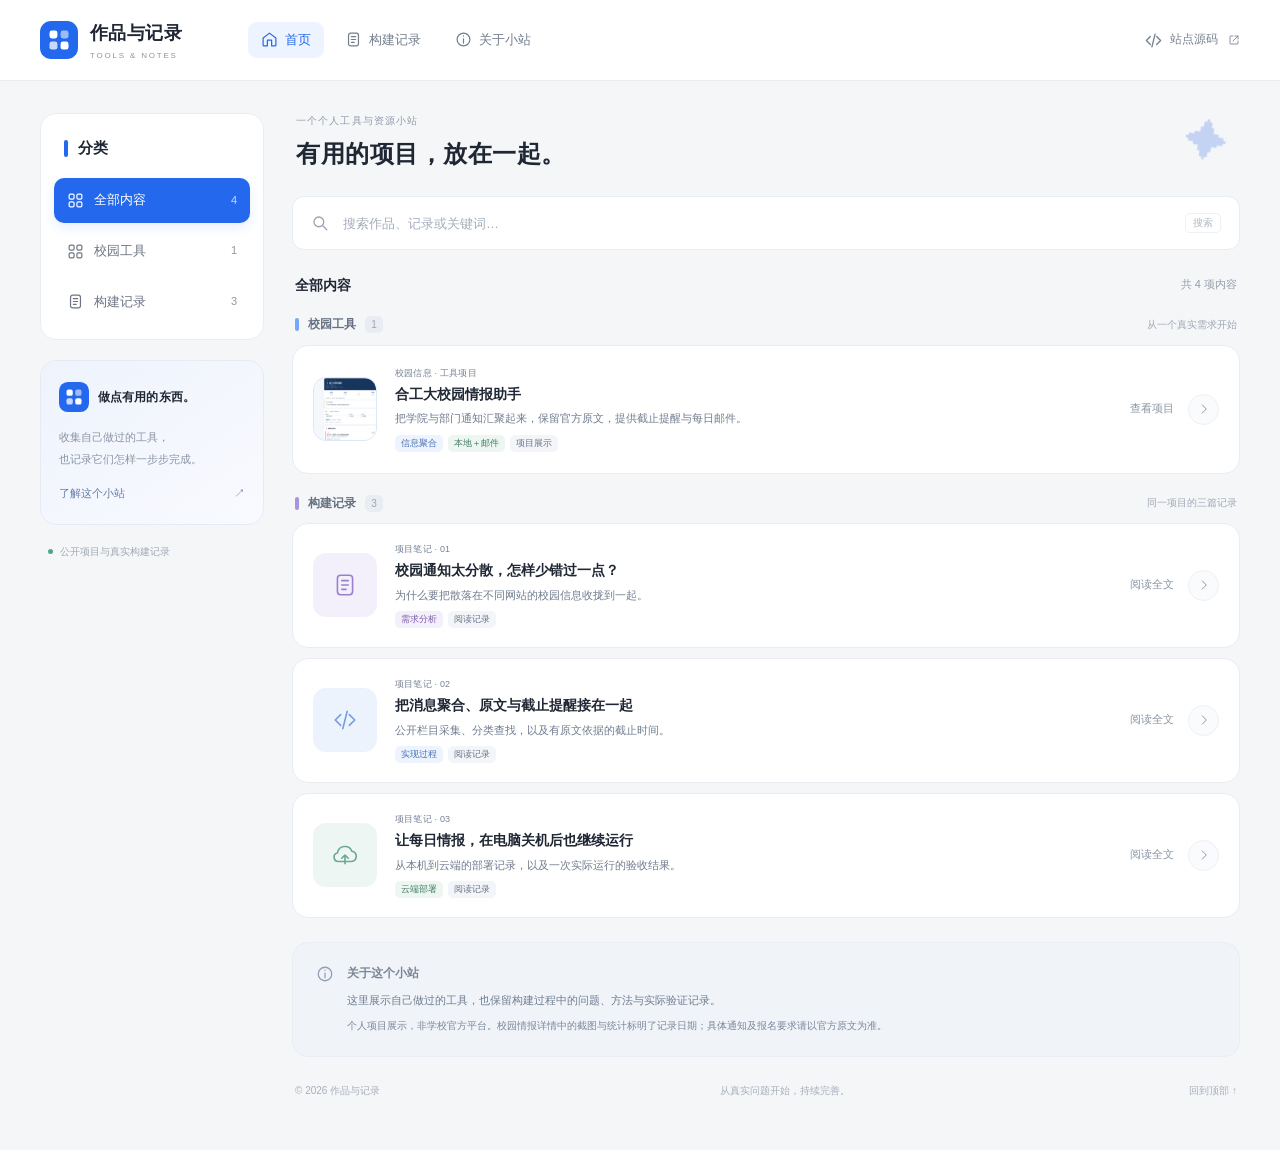
<file: index.html>
<!doctype html>
<html lang="zh-CN">
<head>
  <meta charset="utf-8">
  <meta name="viewport" content="width=device-width, initial-scale=1">
  <meta name="description" content="作品与记录：浏览合工大校园情报助手及其构建记录，按分类和关键词查找真实项目内容。">
  <meta name="theme-color" content="#f5f6f8">
  <title>作品与记录 · 工具与资源</title>
  <link rel="canonical" href="https://champo6767star.cfd/">
  <link rel="icon" href="mark.svg?v=20261022-list" type="image/svg+xml">
  <link rel="stylesheet" href="styles.css?v=20261022-list">
  <script src="app.js?v=20261022-list" defer></script>
</head>
<body id="top">
  <svg class="icon-definitions" aria-hidden="true" xmlns="http://www.w3.org/2000/svg">
    <symbol id="i-home" viewBox="0 0 24 24"><path d="m3 10 9-7 9 7v10a1 1 0 0 1-1 1h-5v-8H9v8H4a1 1 0 0 1-1-1Z"/></symbol>
    <symbol id="i-grid" viewBox="0 0 24 24"><rect x="3" y="3" width="7" height="7" rx="2"/><rect x="14" y="3" width="7" height="7" rx="2"/><rect x="3" y="14" width="7" height="7" rx="2"/><rect x="14" y="14" width="7" height="7" rx="2"/></symbol>
    <symbol id="i-note" viewBox="0 0 24 24"><rect x="5" y="3" width="14" height="18" rx="3"/><path d="M9 8h6M9 12h6M9 16h4"/></symbol>
    <symbol id="i-search" viewBox="0 0 24 24"><circle cx="10.5" cy="10.5" r="6.5"/><path d="m16 16 5 5"/></symbol>
    <symbol id="i-arrow" viewBox="0 0 24 24"><path d="m9 5 7 7-7 7"/></symbol>
    <symbol id="i-external" viewBox="0 0 24 24"><path d="M14 4h6v6M20 4 10 14M10 4H5a1 1 0 0 0-1 1v14a1 1 0 0 0 1 1h14a1 1 0 0 0 1-1v-5"/></symbol>
    <symbol id="i-cloud" viewBox="0 0 24 24"><path d="M6 18a4 4 0 0 1-1-7.9 7 7 0 0 1 13.4-1.6A4.8 4.8 0 0 1 18 18Z"/><path d="M12 20v-8m-3 3 3-3 3 3"/></symbol>
    <symbol id="i-info" viewBox="0 0 24 24"><circle cx="12" cy="12" r="9"/><path d="M12 11v6m0-10v.1"/></symbol>
    <symbol id="i-code" viewBox="0 0 24 24"><path d="m8 7-5 5 5 5m8-10 5 5-5 5M14 4l-4 16"/></symbol>
  </svg>
  <a class="skip-link" href="#main">跳至正文</a>
  <header class="site-header"><div class="header wrap">
    <a class="brand" href="index.html" aria-label="作品与记录 首页"><img src="mark.svg?v=20261022-list" width="38" height="38" alt=""><span>作品与记录<small>TOOLS &amp; NOTES</small></span></a>
    <button class="menu-toggle" type="button" aria-controls="navigation" aria-expanded="false" aria-label="展开导航"><span></span><span></span></button>
    <nav id="navigation" aria-label="主导航"><a class="nav-active" href="index.html" aria-current="page"><svg class="icon" aria-hidden="true"><use href="#i-home"/></svg>首页</a><a href="#notes" data-show-category="notes"><svg class="icon" aria-hidden="true"><use href="#i-note"/></svg>构建记录</a><a href="#about"><svg class="icon" aria-hidden="true"><use href="#i-info"/></svg>关于小站</a></nav>
    <a class="source-link" href="https://github.com/chuanmupu/personal-portfolio" target="_blank" rel="noopener noreferrer"><svg class="icon" aria-hidden="true"><use href="#i-code"/></svg>站点源码<svg class="icon external-icon" aria-hidden="true"><use href="#i-external"/></svg></a>
  </div></header>
  <div class="site-layout wrap">
    <aside class="sidebar" aria-label="内容分类">
      <div class="category-panel"><h2 class="sidebar-title"><span></span>分类</h2><div class="category-list" role="group" aria-label="筛选内容分类">
        <button class="category-button is-active" type="button" data-category-filter="all" data-category-name="全部内容" aria-pressed="true"><svg class="icon" aria-hidden="true"><use href="#i-grid"/></svg><span>全部内容</span><span class="category-count">4</span></button>
        <button class="category-button" type="button" data-category-filter="tools" data-category-name="校园工具" aria-pressed="false"><svg class="icon" aria-hidden="true"><use href="#i-grid"/></svg><span>校园工具</span><span class="category-count">1</span></button>
        <button class="category-button" type="button" data-category-filter="notes" data-category-name="构建记录" aria-pressed="false"><svg class="icon" aria-hidden="true"><use href="#i-note"/></svg><span>构建记录</span><span class="category-count">3</span></button>
      </div></div>
      <div class="sidebar-about"><div class="mini-brand"><img src="mark.svg?v=20261022-list" width="32" height="32" alt=""><strong>做点有用的东西。</strong></div><p>收集自己做过的工具，<br>也记录它们怎样一步步完成。</p><a href="#about">了解这个小站 <span aria-hidden="true">↗</span></a></div>
      <div class="sidebar-status"><span class="status-dot"></span>公开项目与真实构建记录</div>
    </aside>
    <main id="main" data-catalog>
      <div class="catalog-intro"><div><p class="overline">一个个人工具与资源小站</p><h1>有用的项目，放在一起。</h1></div><span class="intro-mark" aria-hidden="true">✦</span></div>
      <div class="search-box"><svg class="icon" aria-hidden="true"><use href="#i-search"/></svg><label class="sr-only" for="catalog-search">搜索作品或记录</label><input id="catalog-search" type="search" placeholder="搜索作品、记录或关键词…" autocomplete="off" spellcheck="false"><button id="clear-search" type="button" aria-label="清除搜索" hidden>清除</button><span class="search-hint">搜索</span></div>
      <div class="catalog-toolbar"><h2 id="catalog-title">全部内容</h2><span id="result-count" role="status" aria-live="polite" aria-atomic="true">共 4 项内容</span></div>
      <section class="catalog-group" data-catalog-group="tools" id="work" aria-labelledby="tools-title">
        <div class="group-heading"><h2 id="tools-title"><span class="group-marker blue"></span>校园工具 <span data-group-count>1</span></h2><span>从一个真实需求开始</span></div>
        <article class="catalog-row project-row" data-catalog-item data-category="tools" data-item-id="campus" data-search="HFUT 合工大 合肥工业大学 校园 情报 通知 学院 截止 日期 报名 邮件 Python SQLite 云端">
          <a class="row-main" href="project-campus.html"><div class="row-thumbnail"><img src="campus-desktop.png" width="76" height="76" alt="校园情报助手界面缩略图"></div><div class="row-content"><p class="row-category">校园信息 · 工具项目</p><h3>合工大校园情报助手</h3><p class="row-description">把学院与部门通知汇聚起来，保留官方原文，提供截止提醒与每日邮件。</p><div class="row-tags"><span class="pill blue-pill">信息聚合</span><span class="pill green-pill">本地＋邮件</span><span class="pill">项目展示</span></div></div><div class="row-action"><span>查看项目</span><span class="arrow-circle"><svg class="icon" aria-hidden="true"><use href="#i-arrow"/></svg></span></div></a>
        </article>
      </section>
      <section class="catalog-group" data-catalog-group="notes" id="notes" aria-labelledby="notes-title">
        <div class="group-heading"><h2 id="notes-title"><span class="group-marker violet"></span>构建记录 <span data-group-count>3</span></h2><span>同一项目的三篇记录</span></div>
        <article class="catalog-row" data-catalog-item data-category="notes" data-item-id="problem-note" data-search="需求 发现问题 校园 信息 分散 查找 原文"><a class="row-main" href="project-campus.html#problem"><span class="note-thumbnail violet-bg"><svg class="icon" aria-hidden="true"><use href="#i-note"/></svg></span><div class="row-content"><p class="row-category">项目笔记 · 01</p><h3>校园通知太分散，怎样少错过一点？</h3><p class="row-description">为什么要把散落在不同网站的校园信息收拢到一起。</p><div class="row-tags"><span class="pill violet-pill">需求分析</span><span class="pill">阅读记录</span></div></div><div class="row-action"><span>阅读全文</span><span class="arrow-circle"><svg class="icon" aria-hidden="true"><use href="#i-arrow"/></svg></span></div></a></article>
        <article class="catalog-row" data-catalog-item data-category="notes" data-item-id="approach-note" data-search="实现 采集 分类 筛选 官方 原文 时间 截止 提醒"><a class="row-main" href="project-campus.html#approach"><span class="note-thumbnail blue-bg"><svg class="icon" aria-hidden="true"><use href="#i-code"/></svg></span><div class="row-content"><p class="row-category">项目笔记 · 02</p><h3>把消息聚合、原文与截止提醒接在一起</h3><p class="row-description">公开栏目采集、分类查找，以及有原文依据的截止时间。</p><div class="row-tags"><span class="pill blue-pill">实现过程</span><span class="pill">阅读记录</span></div></div><div class="row-action"><span>阅读全文</span><span class="arrow-circle"><svg class="icon" aria-hidden="true"><use href="#i-arrow"/></svg></span></div></a></article>
        <article class="catalog-row" data-catalog-item data-category="notes" data-item-id="cloud-note" data-search="云端 服务器 阿里云 关机 持续 运行 部署 自动 08:00"><a class="row-main" href="project-campus.html#delivery"><span class="note-thumbnail green-bg"><svg class="icon" aria-hidden="true"><use href="#i-cloud"/></svg></span><div class="row-content"><p class="row-category">项目笔记 · 03</p><h3>让每日情报，在电脑关机后也继续运行</h3><p class="row-description">从本机到云端的部署记录，以及一次实际运行的验收结果。</p><div class="row-tags"><span class="pill green-pill">云端部署</span><span class="pill">阅读记录</span></div></div><div class="row-action"><span>阅读全文</span><span class="arrow-circle"><svg class="icon" aria-hidden="true"><use href="#i-arrow"/></svg></span></div></a></article>
      </section>
      <section class="empty-state" id="catalog-empty" aria-label="搜索结果为空" hidden><span class="empty-icon"><svg class="icon" aria-hidden="true"><use href="#i-search"/></svg></span><h2>暂时没有找到相关内容</h2><p>换一个关键词，或者返回全部内容看看。</p><button class="button primary" id="reset-catalog" type="button">查看全部内容</button></section>
      <section class="about-card" id="about" aria-labelledby="about-title"><span class="about-icon"><svg class="icon" aria-hidden="true"><use href="#i-info"/></svg></span><div><h2 id="about-title">关于这个小站</h2><p>这里展示自己做过的工具，也保留构建过程中的问题、方法与实际验证记录。</p><p class="small-note">个人项目展示，非学校官方平台。校园情报详情中的截图与统计标明了记录日期；具体通知及报名要求请以官方原文为准。</p></div></section>
      <footer class="catalog-footer"><span>© 2026 作品与记录</span><span>从真实问题开始，持续完善。</span><a href="#top">回到顶部 ↑</a></footer>
    </main>
  </div>
</body>
</html>
</file>
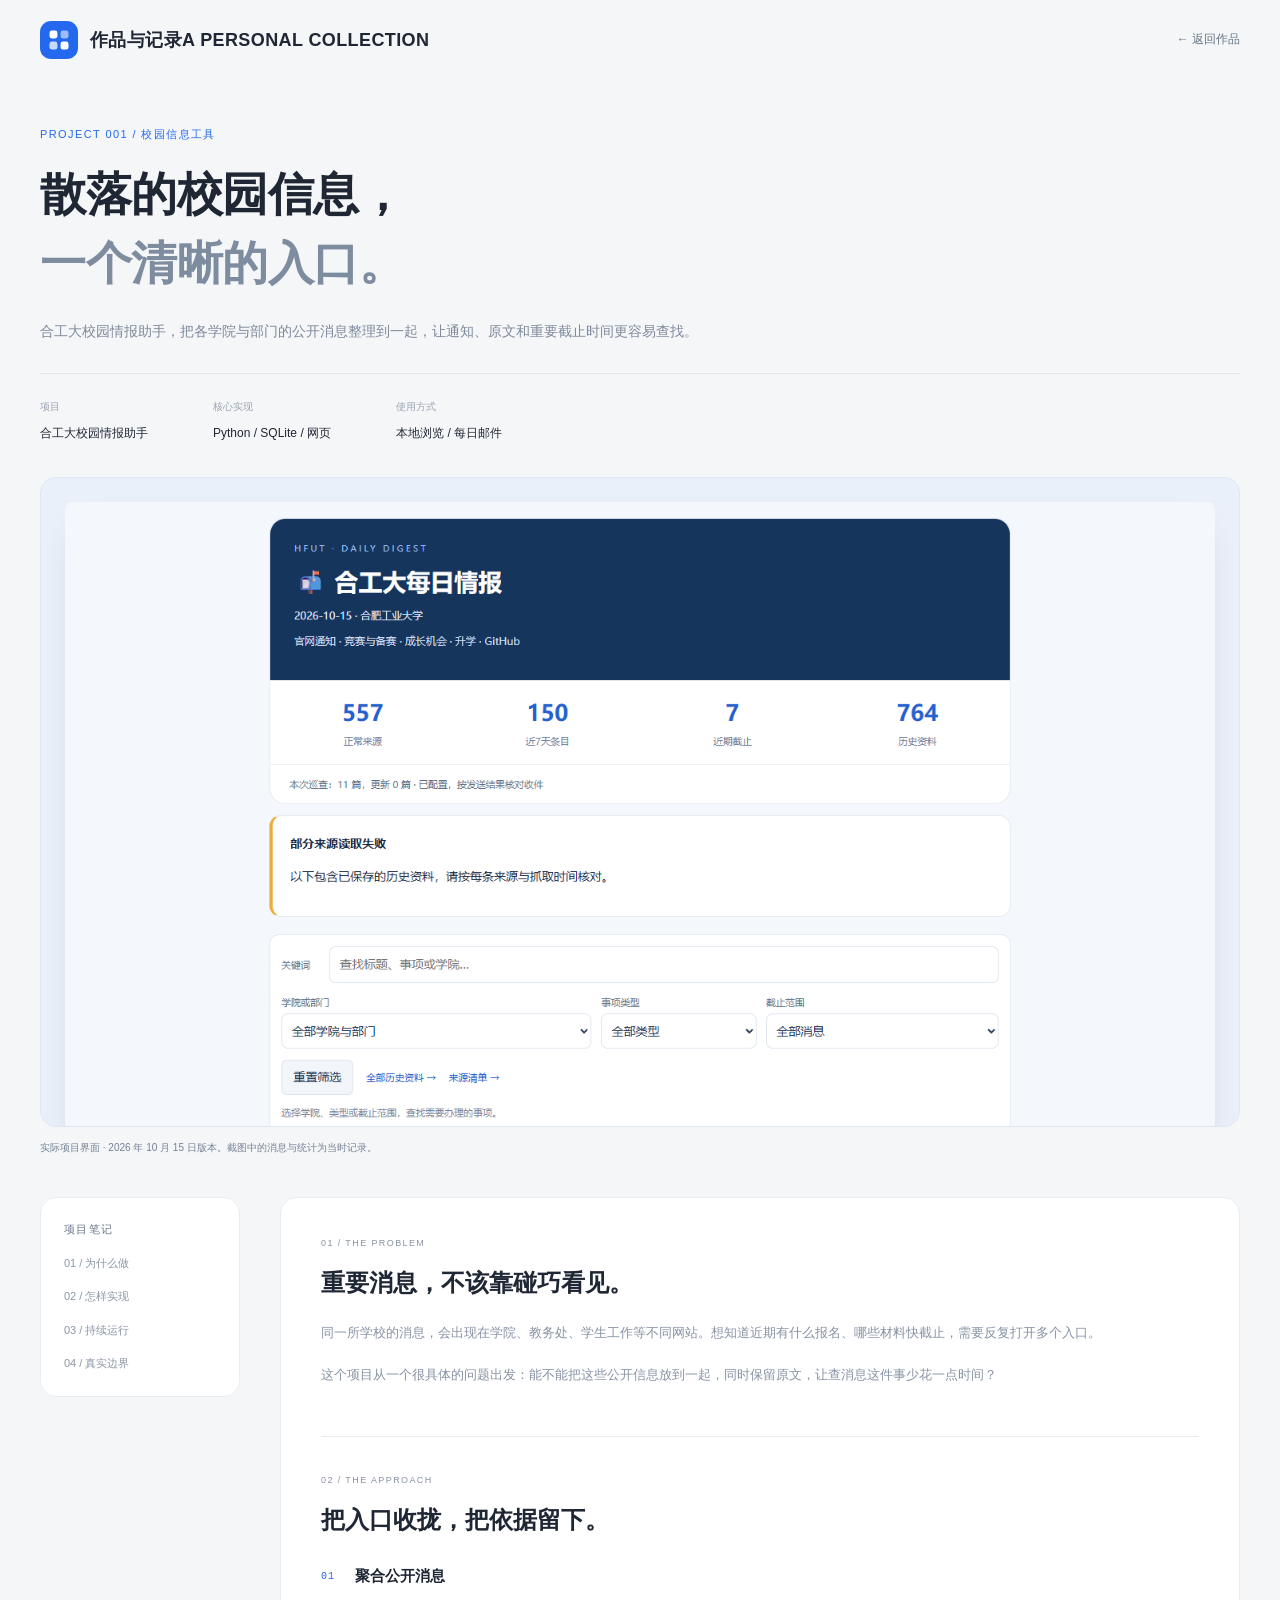
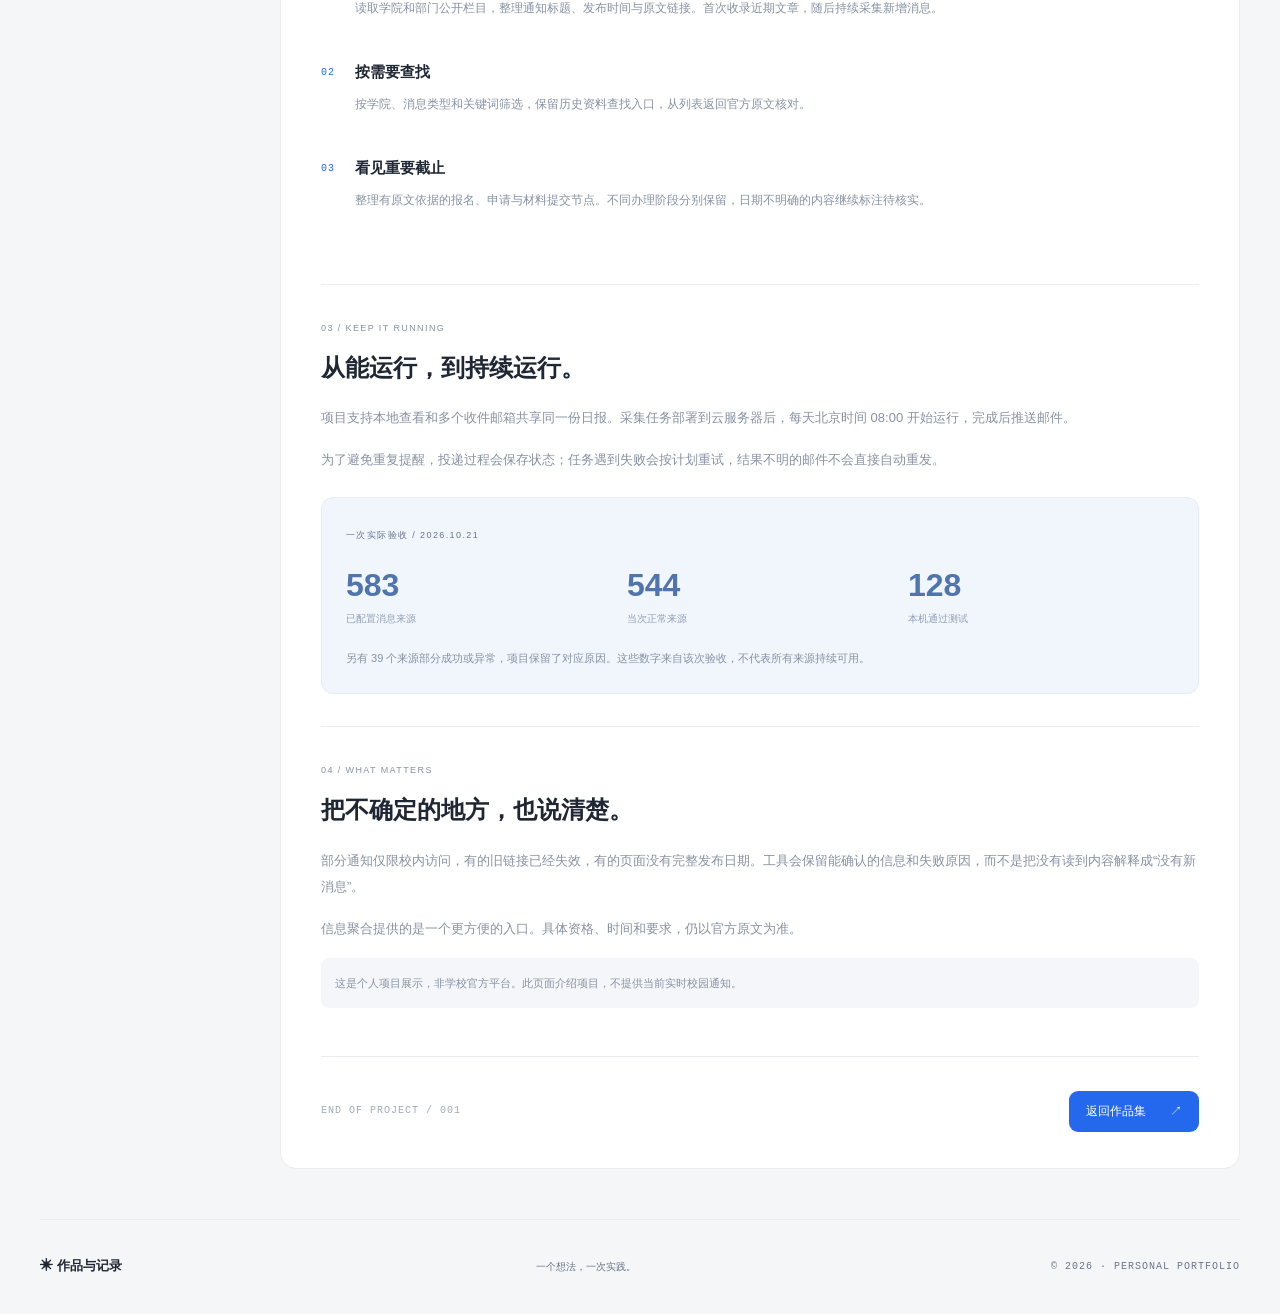
<file: project-campus.html>
<!doctype html>
<html lang="zh-CN">
<head><meta charset="utf-8"><meta name="viewport" content="width=device-width, initial-scale=1"><meta name="description" content="合工大校园情报助手项目：聚合学院与部门公开通知，保留官方原文，提供截止提醒和每日邮件。"><meta name="theme-color" content="#f5f6f8"><title>合工大校园情报助手 · 作品与记录</title><link rel="canonical" href="https://champo6767star.cfd/project-campus.html"><link rel="icon" href="mark.svg?v=20261022-list" type="image/svg+xml"><link rel="stylesheet" href="styles.css?v=20261022-list"><script src="app.js?v=20261022-list" defer></script></head>
<body><a class="skip-link" href="#main">跳至正文</a><header class="header wrap"><a class="brand" href="index.html" aria-label="作品与记录 首页"><img src="mark.svg?v=20261022-list" width="31" height="31" alt=""><span>作品与记录<span class="brand-en">A PERSONAL COLLECTION</span></span></a><a class="back-link" href="index.html#work">← 返回作品</a></header>
<main id="main"><section class="project-hero wrap"><p class="eyebrow accent">PROJECT 001 / 校园信息工具</p><h1>散落的校园信息，<br><span class="soft">一个清晰的入口。</span></h1><p class="project-lead">合工大校园情报助手，把各学院与部门的公开消息整理到一起，让通知、原文和重要截止时间更容易查找。</p><div class="project-facts"><div><span>项目</span><strong>合工大校园情报助手</strong></div><div><span>核心实现</span><strong>Python / SQLite / 网页</strong></div><div><span>使用方式</span><strong>本地浏览 / 每日邮件</strong></div></div></section>
<figure class="project-screenshot wrap"><div class="screenshot-panel"><img src="campus-desktop.png" width="1440" height="1080" alt="校园情报助手桌面界面，包含官方通知筛选与截止提醒"></div><figcaption>实际项目界面 · 2026 年 10 月 15 日版本。截图中的消息与统计为当时记录。</figcaption></figure>
<div class="project-content wrap"><aside class="project-toc"><span class="eyebrow">项目笔记</span><nav aria-label="项目目录"><a href="#problem">01 / 为什么做</a><a href="#approach">02 / 怎样实现</a><a href="#delivery">03 / 持续运行</a><a href="#lessons">04 / 真实边界</a></nav></aside><div class="project-story">
<section id="problem"><p class="eyebrow accent">01 / THE PROBLEM</p><h2>重要消息，不该靠碰巧看见。</h2><p>同一所学校的消息，会出现在学院、教务处、学生工作等不同网站。想知道近期有什么报名、哪些材料快截止，需要反复打开多个入口。</p><p>这个项目从一个很具体的问题出发：能不能把这些公开信息放到一起，同时保留原文，让查消息这件事少花一点时间？</p></section>
<section id="approach"><p class="eyebrow accent">02 / THE APPROACH</p><h2>把入口收拢，把依据留下。</h2><div class="feature-row"><span class="feature-number mono">01</span><div><h3>聚合公开消息</h3><p>读取学院和部门公开栏目，整理通知标题、发布时间与原文链接。首次收录近期文章，随后持续采集新增消息。</p></div></div><div class="feature-row"><span class="feature-number mono">02</span><div><h3>按需要查找</h3><p>按学院、消息类型和关键词筛选，保留历史资料查找入口，从列表返回官方原文核对。</p></div></div><div class="feature-row"><span class="feature-number mono">03</span><div><h3>看见重要截止</h3><p>整理有原文依据的报名、申请与材料提交节点。不同办理阶段分别保留，日期不明确的内容继续标注待核实。</p></div></div></section>
<section id="delivery"><p class="eyebrow accent">03 / KEEP IT RUNNING</p><h2>从能运行，到持续运行。</h2><p>项目支持本地查看和多个收件邮箱共享同一份日报。采集任务部署到云服务器后，每天北京时间 08:00 开始运行，完成后推送邮件。</p><p>为了避免重复提醒，投递过程会保存状态；任务遇到失败会按计划重试，结果不明的邮件不会直接自动重发。</p><div class="callout"><span class="eyebrow">一次实际验收 / 2026.10.21</span><div class="result-grid"><div><strong>583</strong><span>已配置消息来源</span></div><div><strong>544</strong><span>当次正常来源</span></div><div><strong>128</strong><span>本机通过测试</span></div></div><p>另有 39 个来源部分成功或异常，项目保留了对应原因。这些数字来自该次验收，不代表所有来源持续可用。</p></div></section>
<section id="lessons"><p class="eyebrow accent">04 / WHAT MATTERS</p><h2>把不确定的地方，也说清楚。</h2><p>部分通知仅限校内访问，有的旧链接已经失效，有的页面没有完整发布日期。工具会保留能确认的信息和失败原因，而不是把没有读到内容解释成“没有新消息”。</p><p>信息聚合提供的是一个更方便的入口。具体资格、时间和要求，仍以官方原文为准。</p><p class="small-note">这是个人项目展示，非学校官方平台。此页面介绍项目，不提供当前实时校园通知。</p></section>
<div class="project-end"><span class="mono">END OF PROJECT / 001</span><a class="button dark" href="index.html#work">返回作品集 <span aria-hidden="true">↗</span></a></div>
</div></div></main><footer class="footer wrap"><a class="footer-brand" href="index.html">✳ 作品与记录</a><span>一个想法，一次实践。</span><span class="mono">© 2026 · PERSONAL PORTFOLIO</span></footer></body></html>
</file>
<file: styles.css>
@charset "UTF-8";
:root{--bg:#f5f6f8;--surface:#fff;--ink:#202734;--muted:#687589;--line:#e9ecf1;--blue:#2469ed;--blue-soft:#edf4ff;--green:#27856c;--radius:16px;--sans:"Segoe UI","PingFang SC","Microsoft YaHei",sans-serif}
*{box-sizing:border-box}html{scroll-behavior:smooth;scroll-padding-top:100px}body{margin:0;background:var(--bg);color:var(--ink);font-family:var(--sans);font-size:14px;line-height:1.6;-webkit-font-smoothing:antialiased}a{color:inherit;text-decoration:none}button,input{font:inherit}button,a{-webkit-tap-highlight-color:transparent}button{cursor:pointer}img{display:block;max-width:100%;height:auto}[hidden]{display:none!important}a:focus-visible,button:focus-visible,input:focus-visible{outline:3px solid #8bb5ff;outline-offset:4px}.wrap{width:min(1380px,calc(100% - 80px));margin-inline:auto}.icon{width:19px;height:19px;fill:none;stroke:currentColor;stroke-width:1.7;stroke-linecap:round;stroke-linejoin:round;flex:none}.icon-definitions{position:absolute;width:0;height:0;overflow:hidden}.sr-only{position:absolute;width:1px;height:1px;padding:0;margin:-1px;overflow:hidden;clip:rect(0,0,0,0);white-space:nowrap;border:0}.skip-link{position:fixed;top:8px;left:8px;padding:12px 18px;background:var(--ink);color:white;border-radius:8px;z-index:30;transform:translateY(-150%)}.skip-link:focus{transform:translateY(0)}
.site-header{position:sticky;top:0;z-index:10;border-bottom:1px solid var(--line);background:#fffffff5;backdrop-filter:blur(16px)}.header{height:80px;display:flex;align-items:center;gap:40px}.brand{display:inline-flex;align-items:center;gap:12px;flex:none;font-size:18px;font-weight:700;letter-spacing:.4px}.brand img{width:38px;height:38px}.brand small{display:block;font-size:8px;letter-spacing:1.8px;font-weight:500;color:#8c95a3;line-height:1.4;margin-top:3px}.header nav{display:flex;align-items:center;gap:8px;margin-left:26px}.header nav a{display:flex;align-items:center;gap:7px;padding:8px 13px;border-radius:9px;color:#747e8d;font-size:13px;white-space:nowrap;transition:background .15s,color .15s}.header nav .icon{width:17px;height:17px}.header nav a:hover,.header nav .nav-active{background:var(--blue-soft);color:var(--blue)}.source-link{display:flex;align-items:center;gap:7px;margin-left:auto;font-size:12px;color:#78818f;white-space:nowrap}.source-link:hover{color:var(--blue)}.source-link .external-icon{width:12px;height:12px;margin-left:3px}.menu-toggle{display:none}
.site-layout{display:grid;grid-template-columns:224px minmax(0,1fr);gap:28px;align-items:start;padding-top:32px;padding-bottom:24px}.sidebar{position:sticky;top:112px}.category-panel{background:var(--surface);border:1px solid var(--line);border-radius:var(--radius);padding:22px 13px 15px}.sidebar-title{font-size:15px;font-weight:650;display:flex;align-items:center;gap:10px;margin:0 10px 18px}.sidebar-title>span{display:block;width:4px;height:17px;background:var(--blue);border-radius:5px}.category-list{display:flex;flex-direction:column;gap:6px}.category-button{display:flex;align-items:center;gap:10px;width:100%;padding:12px 13px;background:none;border:0;border-radius:10px;text-align:left;color:#6c7583;font-size:13px;transition:background .15s,color .15s}.category-button:hover{background:#f4f6fa;color:var(--ink)}.category-button.is-active{background:var(--blue);color:white;box-shadow:0 5px 12px #2469ed1c}.category-button .icon{width:17px;height:17px}.category-count{margin-left:auto;font-size:11px;font-variant-numeric:tabular-nums;opacity:.75}.sidebar-about{margin-top:20px;padding:21px 18px;background:linear-gradient(145deg,#eef3fc,#f9faff);border:1px solid #e5ebf6;border-radius:var(--radius)}.mini-brand{display:flex;align-items:center;gap:9px}.mini-brand img{width:30px;height:30px}.mini-brand strong{font-size:12px;font-weight:600;letter-spacing:.1px}.sidebar-about p{font-size:11px;line-height:1.95;color:#8a94a4;margin:15px 0}.sidebar-about a{display:flex;justify-content:space-between;align-items:center;font-size:11px;color:#647caa}.sidebar-status{font-size:10px;line-height:1.8;color:#a0a8b4;display:flex;align-items:center;gap:7px;padding:18px 8px}.status-dot{display:inline-block;width:5px;height:5px;flex:none;border-radius:50%;background:#56a28b}
main{min-width:0}.catalog-intro{display:flex;justify-content:space-between;align-items:center;margin:0 4px 24px}.overline{font-size:10px;letter-spacing:1.1px;margin:0 0 7px;color:#929baa}.catalog-intro h1{font-size:24px;font-weight:650;letter-spacing:.5px;margin:0;line-height:1.5}.intro-mark{color:#c4d3f3;font-size:43px;line-height:1;margin-right:8px;transform:rotate(10deg)}.search-box{display:flex;align-items:center;gap:12px;min-height:54px;padding:0 18px;background:var(--surface);border:1px solid var(--line);border-radius:12px;color:#98a2b1;transition:box-shadow .15s,border-color .15s}.search-box:focus-within{border-color:#9abcf8;box-shadow:0 0 0 3px #2469ed0b}.search-box>.icon{width:18px;height:18px}.search-box input{flex:1;min-width:0;outline:none;border:0;background:none;color:var(--ink);height:52px;font-size:13px}.search-box input:focus-visible{outline:none}.search-box input::placeholder{color:#a5adba}.search-box input::-webkit-search-cancel-button{display:none}.search-box button{border:0;border-radius:6px;background:#f0f4fb;color:#6e85ad;padding:3px 9px;font-size:11px}.search-hint{font-size:10px;color:#b1b8c3;border:1px solid #eef0f4;border-radius:5px;padding:1px 7px}.search-box:focus-within .search-hint{display:none}.catalog-toolbar{display:flex;align-items:center;justify-content:space-between;padding:24px 3px 12px}.catalog-toolbar h2{font-size:14px;font-weight:650;margin:0}#result-count{font-size:11px;color:#949dab;font-variant-numeric:tabular-nums}
.catalog-group{scroll-margin-top:100px;margin-bottom:20px}.group-heading{display:flex;align-items:center;justify-content:space-between;gap:16px;margin:7px 3px 10px}.group-heading h2{display:flex;align-items:center;gap:9px;margin:0;font-size:12px;font-weight:600;color:#667184}.group-marker{width:4px;height:13px;border-radius:3px;background:#76a7ff}.group-marker.violet{background:#a894df}.group-heading h2>[data-group-count]{font-size:10px;font-weight:500;color:#9da5b1;background:#e9edf3;line-height:1.7;min-width:18px;text-align:center;padding:0 4px;border-radius:5px}.group-heading>span{color:#a0a8b5;font-size:10px}.catalog-row{margin-bottom:10px;background:var(--surface);border:1px solid var(--line);border-radius:var(--radius);overflow:hidden;transition:border-color .18s,box-shadow .18s,transform .18s}.catalog-row:hover{border-color:#cbdaf4;box-shadow:0 6px 18px #283f6909;transform:translateY(-1px)}.row-main{display:grid;grid-template-columns:64px minmax(0,1fr) auto;align-items:center;gap:18px;padding:19px 20px}.row-thumbnail,.note-thumbnail{display:flex;align-items:center;justify-content:center;flex:none;width:64px;height:64px;overflow:hidden;border-radius:13px}.row-thumbnail{border:1px solid #dce7f7;background:#f0f5fd}.row-thumbnail img{width:64px;height:64px;max-width:none;object-fit:cover;object-position:18% 0}.note-thumbnail .icon{width:26px;height:26px;stroke-width:1.5}.violet-bg{background:#f3effb;color:#9a81cc}.blue-bg{background:#edf3fd;color:#769ce1}.green-bg{background:#edf6f2;color:#6ba993}.row-content{min-width:0}.row-category{font-size:9px;color:#758195;margin:0 0 3px;line-height:1.5;letter-spacing:.2px}.row-content h3{font-size:14px;line-height:1.6;font-weight:650;margin:0;overflow:hidden;text-overflow:ellipsis;white-space:nowrap}.row-description{font-size:11px;color:#6f7b8d;line-height:1.7;margin:4px 0 7px;overflow:hidden;text-overflow:ellipsis;white-space:nowrap}.row-tags{display:flex;flex-wrap:wrap;gap:5px}.pill{display:inline-flex;align-items:center;font-size:9px;line-height:1.6;color:#68758a;background:#f3f5f8;border-radius:5px;padding:1px 6px;white-space:nowrap}.blue-pill{background:#edf4ff;color:#486fae}.green-pill{background:#edf6f1;color:#417b63}.violet-pill{background:#f4f0fb;color:#7c5da5}.row-action{display:flex;align-items:center;gap:14px;font-size:11px;color:#8a95a5;white-space:nowrap;padding-left:12px}.arrow-circle{width:31px;height:31px;display:grid;place-items:center;border:1px solid #edf0f5;border-radius:50%;background:#fafbfd;transition:background .15s,color .15s}.arrow-circle .icon{width:14px;height:14px}.catalog-row:hover .row-action{color:var(--blue)}.catalog-row:hover .arrow-circle{background:var(--blue-soft);border-color:#e2ecfc}.project-row .row-main{padding-block:21px}
.empty-state{text-align:center;padding:56px 20px;margin:4px 0 22px;background:white;border:1px solid var(--line);border-radius:var(--radius)}.empty-icon{display:inline-grid;place-items:center;width:56px;height:56px;border-radius:18px;background:var(--blue-soft);color:#8aade5;margin-bottom:15px}.empty-icon .icon{width:25px;height:25px}.empty-state h2{font-size:17px;margin:0 0 6px;font-weight:600}.empty-state p{font-size:12px;color:var(--muted);margin:0 0 20px}.button{display:inline-flex;align-items:center;justify-content:center;gap:24px;border:0;border-radius:9px;padding:11px 17px;font-size:12px;line-height:1.6}.primary,.dark{background:var(--blue);color:white}.primary:hover,.dark:hover{background:#1c59ce}.about-card{display:flex;align-items:flex-start;gap:13px;padding:21px 23px;background:#f0f3f8;border:1px solid #e9edf4;border-radius:var(--radius);margin-top:24px;scroll-margin-top:100px}.about-icon{display:inline-flex;color:#91a0b6;padding-top:1px}.about-icon .icon{width:18px;height:18px}.about-card h2{font-size:12px;font-weight:600;color:#7b8798;margin:0 0 7px}.about-card p{font-size:11px;color:#6f7d91;margin:0;line-height:1.9}.about-card .small-note{font-size:10px;color:#7a879a;margin-top:5px}.catalog-footer{display:flex;justify-content:space-between;align-items:center;gap:16px;color:#a6aebb;font-size:10px;min-height:69px;padding:12px 3px}.catalog-footer a:hover{color:var(--blue)}
/* Project detail retains its existing content and shares the catalog theme. */
.back-link{margin-left:auto;color:var(--muted);font-size:12px}.back-link:hover{color:var(--blue)}.mono{font-family:Consolas,"Cascadia Code",monospace;font-size:10px;letter-spacing:1px}.eyebrow{font-size:11px;letter-spacing:1.4px;color:var(--muted);margin:0 0 16px}.accent{color:var(--blue)}.soft{color:#7e8ca0}.project-hero{padding-top:46px;padding-bottom:34px}.project-hero h1{font-size:clamp(30px,3.6vw,46px);font-weight:650;line-height:1.5;margin:0 0 20px;letter-spacing:-.5px}.project-lead{font-size:14px;line-height:1.95;color:#7e899b;max-width:720px;margin:0}.project-facts{display:flex;gap:65px;padding-top:25px;margin-top:28px;border-top:1px solid #e1e6ee}.project-facts>div{display:flex;flex-direction:column;gap:9px}.project-facts span{font-size:10px;color:#99a2b0}.project-facts strong{font-size:12px;font-weight:500}.project-screenshot{margin-top:0;margin-bottom:40px}.screenshot-panel{padding:24px;background:#eaf0f9;border:1px solid #dee7f3;border-radius:var(--radius);max-height:650px;overflow:hidden}.screenshot-panel img{width:100%;border-radius:8px;box-shadow:0 15px 35px -20px #324b7050}.project-screenshot figcaption{font-size:10px;color:#758195;line-height:1.8;margin-top:12px}.project-content{display:grid;grid-template-columns:200px minmax(0,1fr);gap:40px;margin-bottom:50px;align-items:start}.project-toc{position:sticky;top:32px;background:white;border:1px solid var(--line);border-radius:var(--radius);padding:23px}.project-toc>.eyebrow{font-size:11px;display:block}.project-toc nav{display:flex;flex-direction:column;gap:16px}.project-toc nav a{font-size:11px;color:#8b96a6}.project-toc nav a:hover{color:var(--blue)}.project-story{min-width:0;background:white;border:1px solid var(--line);border-radius:var(--radius);padding:36px 40px}.project-story>section{padding-bottom:32px;margin-bottom:34px;border-bottom:1px solid var(--line);scroll-margin-top:30px}.project-story .eyebrow{font-size:9px;margin-bottom:12px}.project-story h2{font-size:24px;font-weight:600;margin:0 0 18px;line-height:1.6}.project-story p{font-size:13px;color:#8792a3;line-height:2;margin:0 0 16px}.feature-row{display:flex;gap:20px;margin:24px 0}.feature-number{color:var(--blue);padding-top:5px}.feature-row h3{font-size:15px;font-weight:600;margin:0 0 8px}.feature-row p{font-size:12px}.callout{background:#f1f5fc;padding:24px;margin-top:24px;border:1px solid #e5ecf7;border-radius:12px}.result-grid{display:grid;grid-template-columns:repeat(3,1fr);gap:15px;margin:20px 0}.result-grid>div{display:flex;flex-direction:column;gap:5px}.result-grid strong{font-size:32px;font-weight:600;color:#5075ae;line-height:1.3}.result-grid span{font-size:10px;color:#91a0b6}.callout p{font-size:11px;margin:0}.project-story .small-note{font-size:11px;background:#f4f6f9;padding:14px;border-radius:8px}.project-end{display:flex;justify-content:space-between;align-items:center;gap:20px;color:#a1aab8}.footer{display:flex;align-items:center;justify-content:space-between;gap:20px;min-height:95px;border-top:1px solid var(--line);font-size:10px;color:var(--muted)}.footer-brand{font-size:13px;font-weight:600;color:var(--ink)}
@media(min-width:1600px){.site-layout{gap:34px;grid-template-columns:238px minmax(0,1fr)}.row-main{gap:22px;padding:22px 25px}.row-content h3{font-size:15px}.row-description{font-size:12px}}
@media(max-width:1100px){.wrap{width:calc(100% - 48px)}.header{gap:20px}.header nav{margin-left:0}.site-layout{grid-template-columns:195px minmax(0,1fr);gap:22px}.category-panel{padding-inline:10px}.sidebar-about{padding:19px 13px}.mini-brand strong{font-size:11px}.row-main{gap:13px;padding:18px 16px;grid-template-columns:56px minmax(0,1fr) auto}.row-thumbnail,.note-thumbnail{width:56px;height:56px;border-radius:11px}.row-thumbnail img{width:56px;height:56px}.row-action{gap:9px;padding-left:3px}.row-action>span:first-child{display:none}.row-description{max-width:100%}.project-content{gap:25px;grid-template-columns:170px minmax(0,1fr)}.project-story{padding:28px}.project-facts{gap:35px}}
@media(max-width:760px){html{scroll-padding-top:95px}.wrap{width:calc(100% - 32px)}.header{height:70px;position:relative;justify-content:space-between;gap:12px}.brand{font-size:16px;gap:10px}.brand img{width:34px;height:34px}.brand small{font-size:7px;letter-spacing:1.5px}.source-link{display:none}.menu-toggle{display:flex;flex-direction:column;justify-content:center;align-items:center;gap:5px;width:36px;height:36px;padding:0;background:white;border:1px solid var(--line);border-radius:9px}.menu-toggle span{width:14px;height:1.5px;background:#7d899a;border-radius:1px}.header nav{display:none;position:absolute;top:61px;left:0;right:0;background:white;border:1px solid var(--line);border-radius:12px;padding:8px;box-shadow:0 12px 30px #263b5b12;margin:0}.header nav.is-open{display:flex;flex-direction:column;align-items:stretch;gap:3px}.header nav a{padding:12px}.site-layout{display:flex;flex-direction:column;gap:21px;padding-top:20px}.sidebar{position:static;width:100%;order:0}.category-panel{padding:0;border:0;border-radius:0;background:none}.sidebar-title,.sidebar-about,.sidebar-status{display:none}.category-list{flex-direction:row;gap:8px;overflow-x:auto;scrollbar-width:none;padding:2px}.category-list::-webkit-scrollbar{display:none}.category-button{width:auto;flex:none;gap:7px;padding:9px 12px;border:1px solid #e6eaf1;background:white;font-size:11px;border-radius:9px}.category-button .icon{width:14px;height:14px}.category-button.is-active{border-color:var(--blue);box-shadow:none}.category-count{font-size:10px;margin-left:2px}main[data-catalog]{width:100%}.catalog-intro{margin:0 2px 18px}.overline{font-size:9px;letter-spacing:.6px;margin-bottom:5px}.catalog-intro h1{font-size:20px;letter-spacing:.1px}.intro-mark{font-size:32px;margin-right:2px}.search-box{min-height:48px;border-radius:11px;padding-inline:13px;gap:9px}.search-box input{height:46px;font-size:12px}.search-hint{display:none}.catalog-toolbar{padding:20px 2px 10px}.catalog-toolbar h2{font-size:13px}#result-count{font-size:10px}.group-heading{margin-top:3px;margin-bottom:9px;gap:8px}.group-heading h2{font-size:11px;gap:7px}.group-heading>span{font-size:8px}.catalog-group{margin-bottom:19px;scroll-margin-top:85px}.catalog-row{border-radius:12px;margin-bottom:9px}.row-main{grid-template-columns:44px minmax(0,1fr) 18px;gap:11px;padding:15px 13px}.project-row .row-main{padding-block:17px}.row-thumbnail,.note-thumbnail{width:44px;height:48px;border-radius:10px}.row-thumbnail img{width:44px;height:48px}.note-thumbnail .icon{width:22px;height:22px}.row-category{font-size:8px;margin-bottom:2px}.row-content h3{font-size:14px;line-height:1.65;white-space:normal;display:-webkit-box;-webkit-line-clamp:2;-webkit-box-orient:vertical}.row-description{font-size:12px;white-space:normal;display:-webkit-box;-webkit-line-clamp:2;-webkit-box-orient:vertical;line-height:1.7;margin:4px 0 6px}.row-action{padding:0;justify-content:center}.arrow-circle{background:none;border:0;width:18px;height:24px}.arrow-circle .icon{width:13px;height:13px;color:#a7b1c0}.pill{font-size:8px;padding:1px 5px;border-radius:4px}.row-tags{gap:4px}.about-card{padding:17px 15px;gap:10px;border-radius:12px;margin-top:22px}.about-card h2{font-size:11px}.about-card p{font-size:10px}.about-card .small-note{font-size:9px}.catalog-footer{font-size:9px;min-height:67px;flex-wrap:wrap;gap:8px}.catalog-footer>span:nth-child(2){display:none}.empty-state{padding:38px 15px}.empty-state h2{font-size:15px}.empty-state p{font-size:11px}.back-link{font-size:11px}.project-hero{padding-top:32px;padding-bottom:27px}.project-hero h1{font-size:30px;letter-spacing:-.5px}.project-lead{font-size:12px}.project-facts{gap:20px;flex-wrap:wrap;margin-top:20px;padding-top:20px}.project-facts strong{font-size:10px}.project-facts span{font-size:9px}.project-screenshot{margin-bottom:30px}.screenshot-panel{padding:12px;max-height:370px;border-radius:12px}.project-screenshot figcaption{font-size:9px}.project-content{grid-template-columns:1fr;gap:18px}.project-toc{position:static;padding:18px;border-radius:12px}.project-toc nav{display:grid;grid-template-columns:repeat(2,1fr);gap:12px}.project-toc nav a{font-size:10px}.project-toc>.eyebrow{margin-bottom:13px}.project-story{padding:25px 19px;border-radius:12px}.project-story h2{font-size:20px}.project-story p{font-size:12px}.project-story>section{margin-bottom:26px;padding-bottom:24px}.feature-row{gap:14px;margin:20px 0}.feature-row h3{font-size:14px}.feature-row p{font-size:11px}.callout{padding:18px}.result-grid{gap:10px}.result-grid strong{font-size:27px}.result-grid span{font-size:9px}.project-end{flex-direction:column;align-items:flex-start;gap:18px}.footer{min-height:85px;flex-wrap:wrap;gap:15px;padding-block:20px}.footer>span:not(.mono){display:none}.footer .mono{font-size:8px}}
@media(prefers-reduced-motion:reduce){html{scroll-behavior:auto}*,*::before,*::after{transition:none!important;animation:none!important}}
</file>
